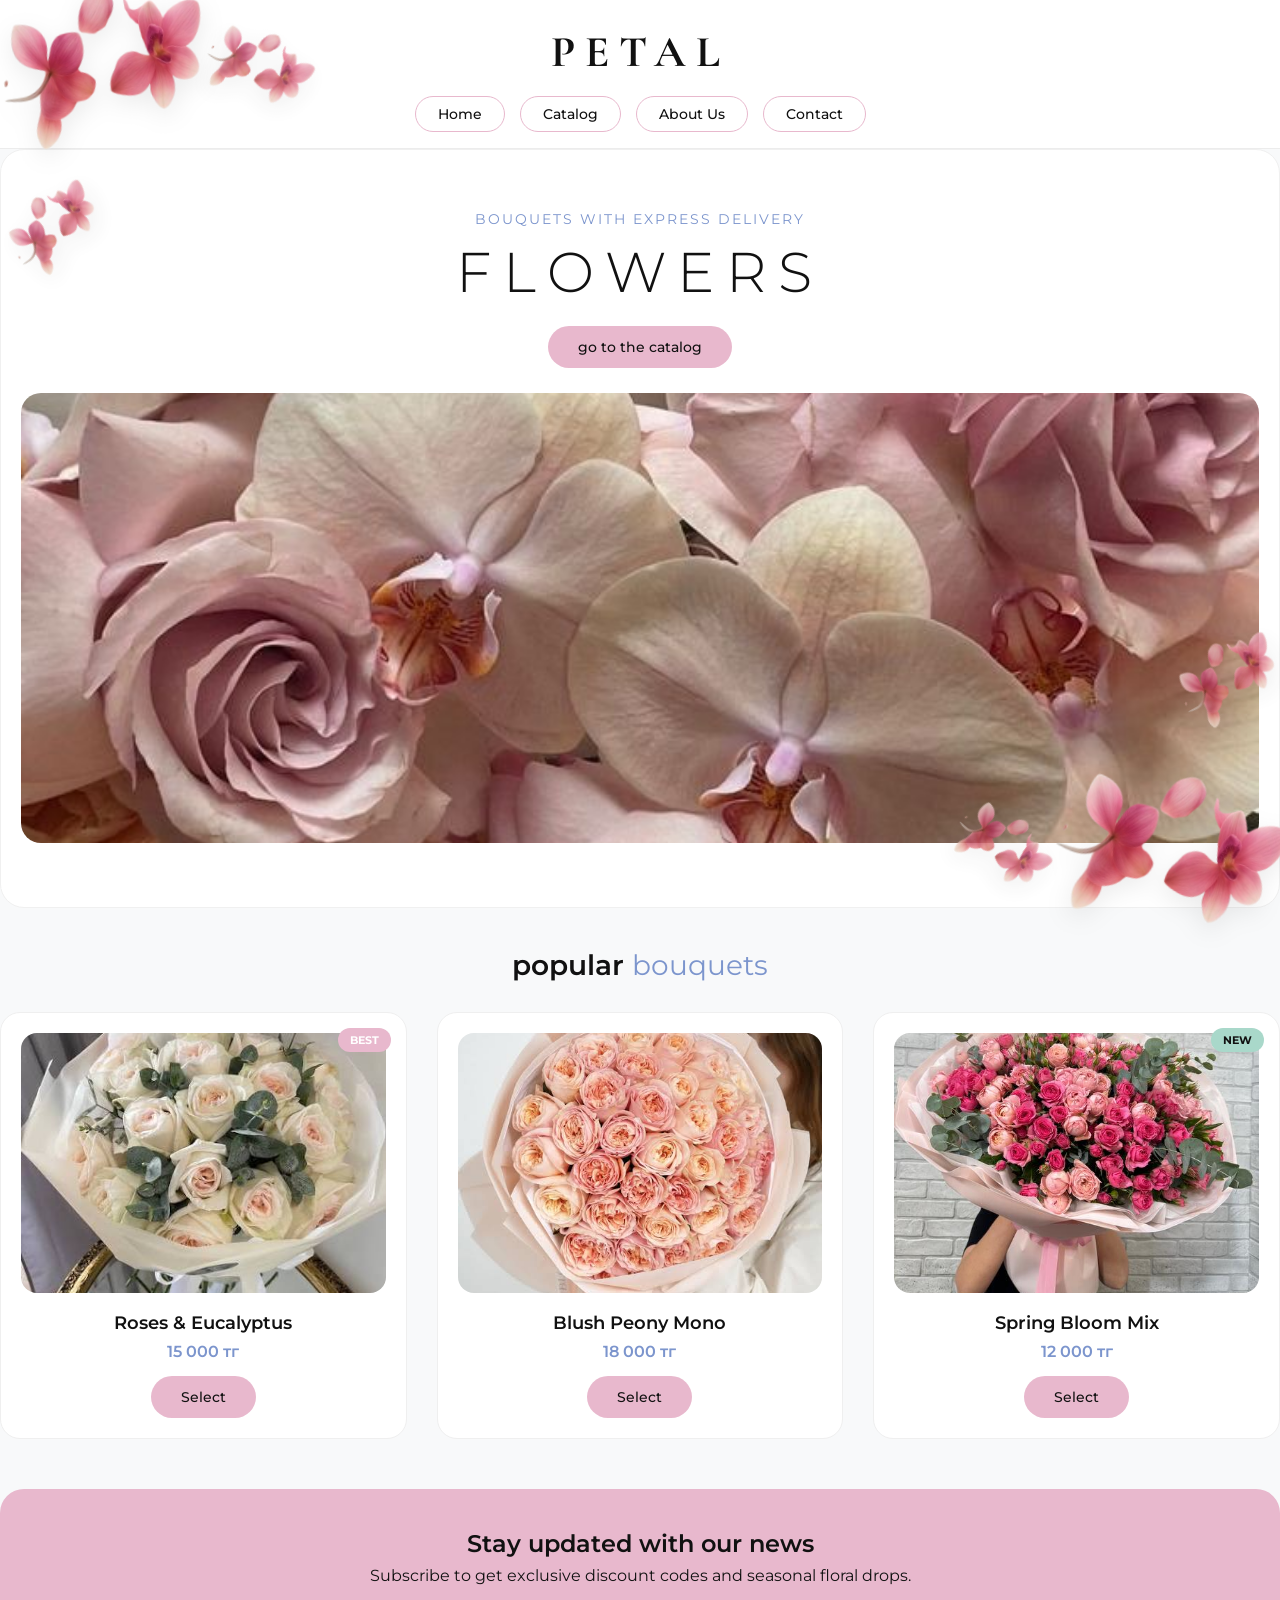
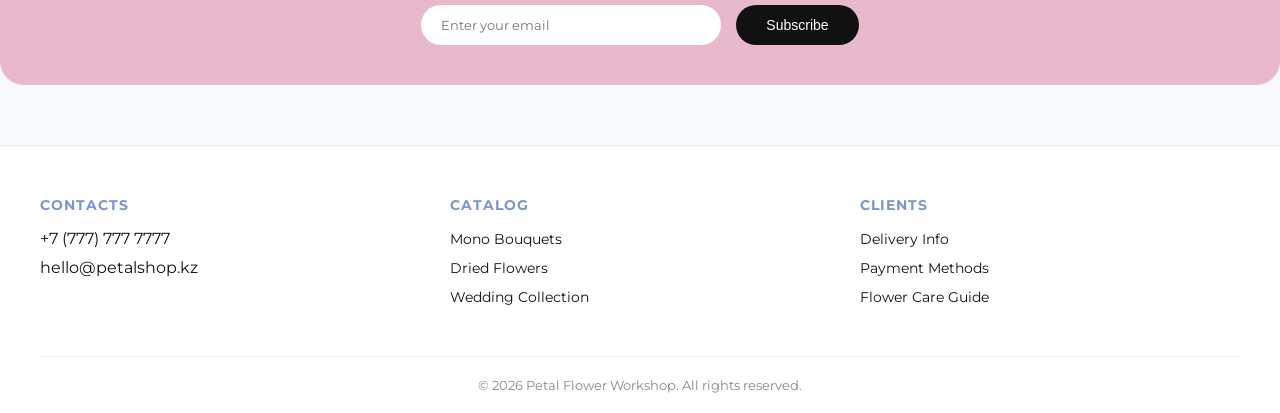
<file: flower_shop_website-main/index.html>
<!DOCTYPE html>
<html lang="en">
<head>
    <meta charset="UTF-8">
    <meta name="viewport" content="width=device-width, initial-scale=1.0">
    <title>Petal - Flower Workshop</title>
    <link rel="stylesheet" href="css/style.css">
</head>
<body>
    <img src="imeges/гүл.png" class="bg-flower bg-flower-tl-main" alt="Main Flower Top Left">
    <img src="imeges/гүл.png" class="bg-flower bg-flower-tl-sub1" alt="Sub Flower 1 Top Left">
    <img src="imeges/гүл.png" class="bg-flower bg-flower-tl-sub2" alt="Sub Flower 2 Top Left">

    <img src="imeges/гүл.png" class="bg-flower bg-flower-br-main" alt="Main Flower Bottom Right">
    <img src="imeges/гүл.png" class="bg-flower bg-flower-br-sub1" alt="Sub Flower 1 Bottom Right">
    <img src="imeges/гүл.png" class="bg-flower bg-flower-br-sub2" alt="Sub Flower 2 Bottom Right">

    <header>
        <div class="nav-container">
            <div class="logo">Petal</div>
            <nav>
                <ul class="nav-links">
                    <li><a href="index.html">Home</a></li>
                    <li><a href="catalog.html">Catalog</a></li>
                    <li><a href="about.html">About Us</a></li>
                    <li><a href="contact.html">Contact</a></li>
                </ul>
            </nav>
        </div>
    </header>

    <main>
        <section class="hero">
            <p class="hero-subtitle">Bouquets with express delivery</p>
            <h1 class="hero-title">FLOWERS</h1>
            <a href="catalog.html" class="btn-pill">go to the catalog</a>
            <img src="imeges/цветошки.jpg" alt="Floral Banner" class="hero-img">
        </section>

        <section style="margin-bottom: 50px;">
            <h2 style="font-size: 28px; text-align: center;">popular <span class="highlight">bouquets</span></h2>
            
            <div class="grid-catalog">
                <article class="card">
                    <span class="badge badge-best">BEST</span>
                    <img src="imeges/цветы7.jpg" alt="Roses">
                    <h3>Roses & Eucalyptus</h3>
                    <p class="price">15 000 тг</p>
                    <a href="catalog.html" class="btn-pill">Select</a>
                </article>

                <article class="card">
                    <img src="imeges/цветы8.jpg" alt="Peonies">
                    <h3>Blush Peony Mono</h3>
                    <p class="price">18 000 тг</p>
                    <a href="catalog.html" class="btn-pill">Select</a>
                </article>

                <article class="card">
                    <span class="badge badge-new">NEW</span>
                    <img src="imeges/цветы9.jpg" alt="Lavender">
                    <h3>Spring Bloom Mix</h3>
                    <p class="price">12 000 тг</p>
                    <a href="catalog.html" class="btn-pill">Select</a>
                </article>
            </div>
        </section>

        <section class="newsletter-section">
            <h2>Stay updated with our news</h2>
            <p style="margin-top: 8px;">Subscribe to get exclusive discount codes and seasonal floral drops.</p>
            <form class="newsletter-form" action="#">
                <input type="email" placeholder="Enter your email" required>
                <button type="submit" class="btn-pill" style="background-color: var(--text-black); color: white;">Subscribe</button>
            </form>
        </section>
    </main>

    <footer>
        <div class="footer-grid">
            <div class="footer-col">
                <h4>Contacts</h4>
                <ul>
                    <li>+7 (777) 777 7777</li>
                    <li>hello@petalshop.kz</li>
                </ul>
            </div>
            <div class="footer-col">
                <h4>Catalog</h4>
                <ul>
                    <li><a href="catalog.html">Mono Bouquets</a></li>
                    <li><a href="catalog.html">Dried Flowers</a></li>
                    <li><a href="catalog.html">Wedding Collection</a></li>
                </ul>
            </div>
            <div class="footer-col">
                <h4>Clients</h4>
                <ul>
                    <li><a href="#">Delivery Info</a></li>
                    <li><a href="#">Payment Methods</a></li>
                    <li><a href="#">Flower Care Guide</a></li>
                </ul>
            </div>
        </div>
        <div class="footer-bottom">
            <p>&copy; 2026 Petal Flower Workshop. All rights reserved.</p>
        </div>
    </footer>
</body>
</html>
</file>
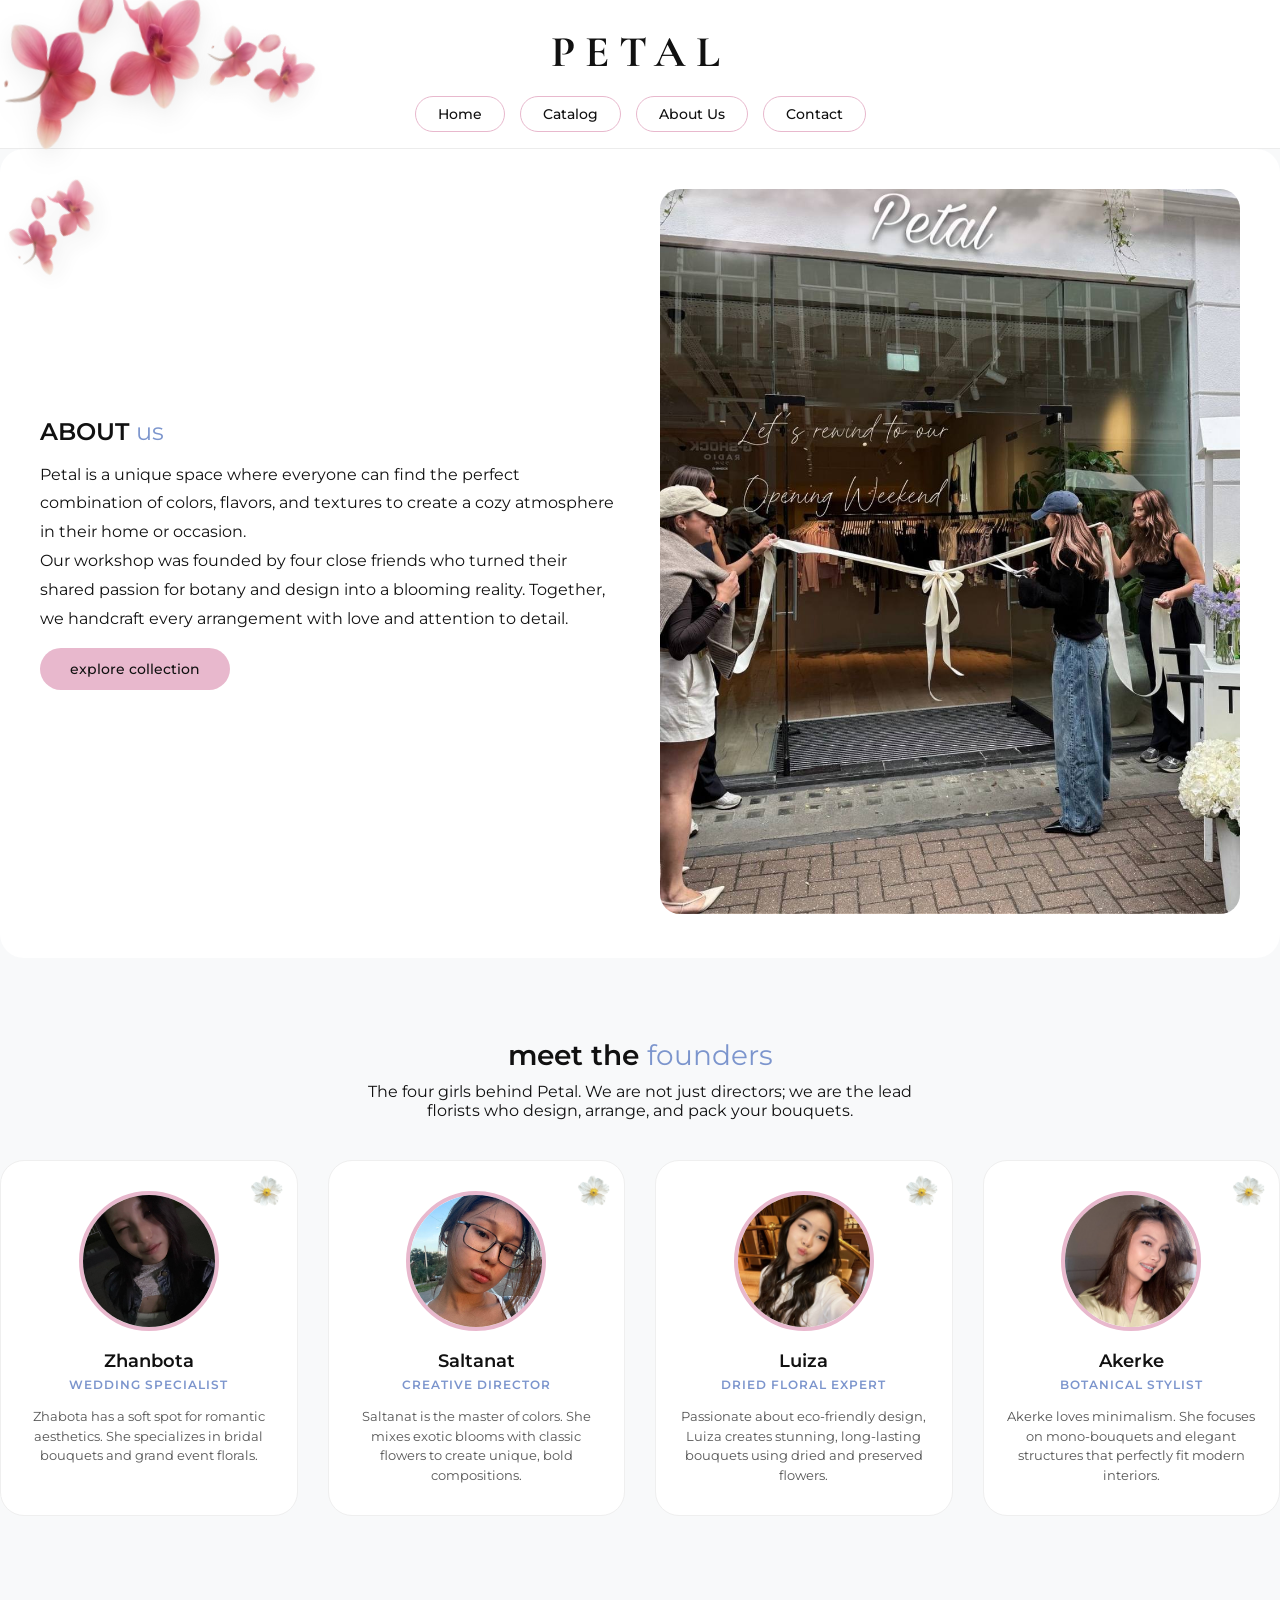
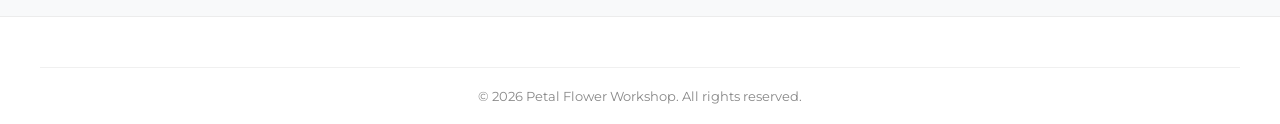
<file: flower_shop_website-main/about.html>
<!DOCTYPE html>
<html lang="en">
<head>
    <meta charset="UTF-8">
    <meta name="viewport" content="width=device-width, initial-scale=1.0">
    <title>About Us - Petal</title>
    <link rel="stylesheet" href="css/style.css">
</head>
<body>
    <!-- FIXED DECORATIVE FLOWERS -->
    <img src="imeges/гүл.png" class="bg-flower bg-flower-tl-main" alt="Main Flower Top Left">
    <img src="imeges/гүл.png" class="bg-flower bg-flower-tl-sub1" alt="Sub Flower 1 Top Left">
    <img src="imeges/гүл.png" class="bg-flower bg-flower-tl-sub2" alt="Sub Flower 2 Top Left">

    <header>
        <div class="nav-container">
            <div class="logo">Petal</div>
            <nav>
                <ul class="nav-links">
                    <li><a href="index.html">Home</a></li>
                    <li><a href="catalog.html">Catalog</a></li>
                    <li><a href="about.html">About Us</a></li>
                    <li><a href="contact.html">Contact</a></li>
                </ul>
            </nav>
        </div>
    </header>

    <main>
        <!-- Our Story Section -->
        <section class="about-grid">
            <div>
                <h2>ABOUT <span class="highlight">us</span></h2>
                <p style="margin-top: 15px; line-height: 1.8;">Petal is a unique space where everyone can find the perfect combination of colors, flavors, and textures to create a cozy atmosphere in their home or occasion.</p>
                <p style="line-height: 1.8;">Our workshop was founded by four close friends who turned their shared passion for botany and design into a blooming reality. Together, we handcraft every arrangement with love and attention to detail.</p>
                <a href="catalog.html" class="btn-pill" style="margin-top: 15px;">explore collection</a>
            </div>
            <div>
                <img src="imeges/біз.jpg" alt="Flower Workshop">
            </div>
        </section>

        <!-- The Founders & Florists Section -->
        <section style="margin-top: 80px; margin-bottom: 40px;">
            <h2 style="text-align: center; font-size: 28px;">meet the <span class="highlight">founders</span></h2>
            <p style="text-align: center; margin-top: 10px; max-width: 600px; margin-left: auto; margin-right: auto;">The four girls behind Petal. We are not just directors; we are the lead florists who design, arrange, and pack your bouquets.</p>
            
            <div class="team-grid">
                <!-- Founder 1 -->
                <article class="team-card">
                    <img src="imeges/фиксед.png" class="card-flower-deco" alt="Decorative Flower">
                    <img src="imeges/жанбота.jpg" alt="Zhanbota">
                    <h3>Zhanbota</h3>
                    <div class="team-role">Wedding Specialist</div>
                    <p>Zhabota has a soft spot for romantic aesthetics. She specializes in bridal bouquets and grand event florals.</p>
                </article>

                <!-- Founder 2 -->
                <article class="team-card">
                    <img src="imeges/фиксед.png" class="card-flower-deco" alt="Decorative Flower">
                    <img src="imeges/салтанат.jpg" alt="Saltanat">
                    <h3>Saltanat</h3>
                    <div class="team-role">Creative Director</div>
                    <p>Saltanat is the master of colors. She mixes exotic blooms with classic flowers to create unique, bold compositions.</p>
                </article>

                <!-- Founder 3 -->
                <article class="team-card">
                    <img src="imeges/фиксед.png" class="card-flower-deco" alt="Decorative Flower">
                    <img src="imeges/луиза.jpg" alt="Luiza">
                    <h3>Luiza</h3>
                    <div class="team-role">Dried Floral Expert</div>
                    <p>Passionate about eco-friendly design, Luiza creates stunning, long-lasting bouquets using dried and preserved flowers.</p>
                </article>

                <!-- Founder 4 -->
                <article class="team-card">
                    <img src="imeges/фиксед.png" class="card-flower-deco" alt="Decorative Flower">
                    <img src="imeges/ақерке.jpg" alt="Akerke">
                    <h3>Akerke</h3>
                    <div class="team-role">Botanical Stylist</div>
                    <p>Akerke loves minimalism. She focuses on mono-bouquets and elegant structures that perfectly fit modern interiors.</p>
                </article>
            </div>
        </section>
    </main>

    <footer>
        <div class="footer-bottom">
            <p>&copy; 2026 Petal Flower Workshop. All rights reserved.</p>
        </div>
    </footer>
</body>
</html>
</file>
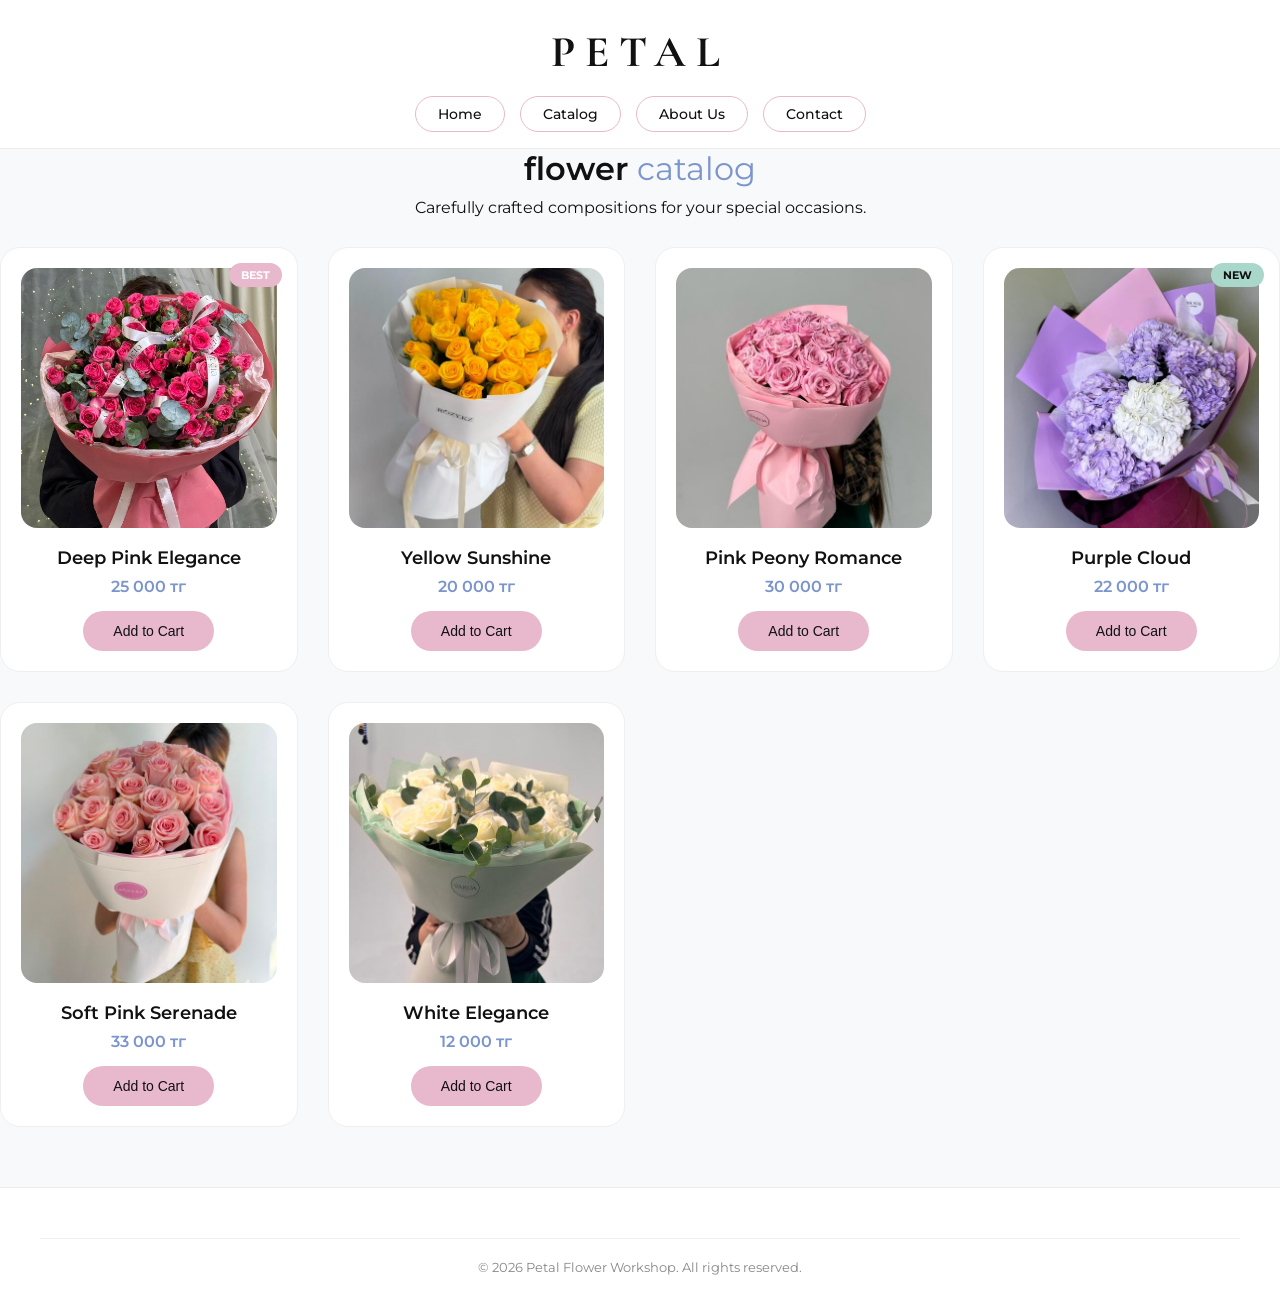
<file: flower_shop_website-main/catalog.html>
<!DOCTYPE html>
<html lang="en">
<head>
    <meta charset="UTF-8">
    <meta name="viewport" content="width=device-width, initial-scale=1.0">
    <title>Catalog - Petal</title>
    <link rel="stylesheet" href="css/style.css">
</head>
<body>
    <header>
        <div class="nav-container">
            <div class="logo">Petal</div>
            <nav>
                <ul class="nav-links">
                    <li><a href="index.html">Home</a></li>
                    <li><a href="catalog.html">Catalog</a></li>
                    <li><a href="about.html">About Us</a></li>
                    <li><a href="contact.html">Contact</a></li>
                </ul>
            </nav>
        </div>
    </header>

    <main>
        <h1 style="text-align: center; margin-bottom: 10px;">flower <span class="highlight">catalog</span></h1>
        <p style="text-align: center; margin-bottom: 30px;">Carefully crafted compositions for your special occasions.</p>

        <!-- 6 Item Grid -->
        <section class="grid-catalog">
            <article class="card">
                <span class="badge badge-best">BEST</span>
                <img src="imeges/цветы1.jpg" alt="Flower">
                <h3>Deep Pink Elegance</h3>
                <p class="price">25 000 тг</p>
                <button class="btn-pill">Add to Cart</button>
            </article>

            <article class="card">
                <img src="imeges/цветы2.jpg" alt="Flower">
                <h3>Yellow Sunshine</h3>
                <p class="price">20 000 тг</p>
                <button class="btn-pill">Add to Cart</button>
            </article>

            <article class="card">
                <img src="imeges/цветы3.jpg" alt="Flower">
                <h3>Pink Peony Romance</h3>
                <p class="price">30 000 тг</p>
                <button class="btn-pill">Add to Cart</button>
            </article>

            <article class="card">
                <span class="badge badge-new">NEW</span>
                <img src="imeges/цветы4.jpg" alt="Flower">
                <h3>Purple Cloud</h3>
                <p class="price">22 000 тг</p>
                <button class="btn-pill">Add to Cart</button>
            </article>

            <article class="card">
                <img src="imeges/цветы5.jpg" alt="Flower">
                <h3>Soft Pink Serenade</h3>
                <p class="price">33 000 тг</p>
                <button class="btn-pill">Add to Cart</button>
            </article>

            <article class="card">
                <img src="imeges/цветы6.jpg" alt="Flower">
                <h3>White Elegance</h3>
                <p class="price">12 000 тг</p>
                <button class="btn-pill">Add to Cart</button>
            </article>
        </section>
    </main>

    <footer>
        <div class="footer-bottom">
            <p>&copy; 2026 Petal Flower Workshop. All rights reserved.</p>
        </div>
    </footer>
</body>
</html>
</file>
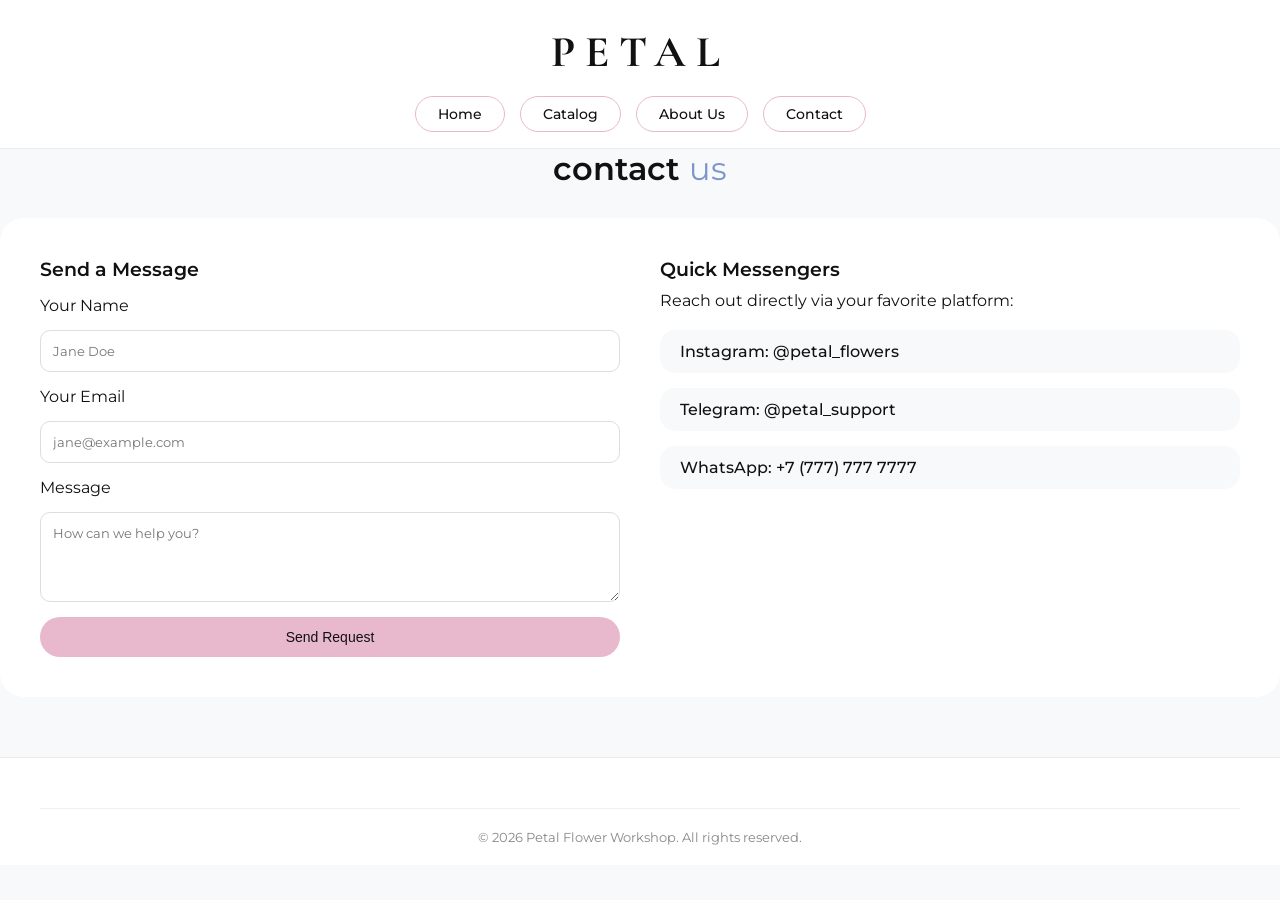
<file: flower_shop_website-main/contact.html>
<!DOCTYPE html>
<html lang="en">
<head>
    <meta charset="UTF-8">
    <meta name="viewport" content="width=device-width, initial-scale=1.0">
    <title>Contact Us - Petal</title>
    <link rel="stylesheet" href="css/style.css">
</head>
<body>
    <header>
        <div class="nav-container">
            <div class="logo">Petal</div>
            <nav>
                <ul class="nav-links">
                    <li><a href="index.html">Home</a></li>
                    <li><a href="catalog.html">Catalog</a></li>
                    <li><a href="about.html">About Us</a></li>
                    <li><a href="contact.html">Contact</a></li>
                </ul>
            </nav>
        </div>
    </header>

    <main>
        <h1 style="text-align: center; margin-bottom: 30px;">contact <span class="highlight">us</span></h1>

        <section class="contact-container">
            <form class="contact-form" action="#" method="POST">
                <h3>Send a Message</h3>
                <label for="name">Your Name</label>
                <input type="text" id="name" name="name" required placeholder="Jane Doe">

                <label for="email">Your Email</label>
                <input type="email" id="email" name="email" required placeholder="jane@example.com">

                <label for="message">Message</label>
                <textarea id="message" name="message" rows="4" required placeholder="How can we help you?"></textarea>

                <button type="submit" class="btn-pill">Send Request</button>
            </form>

            <div>
                <h3>Quick Messengers</h3>
                <p style="margin-top: 10px; margin-bottom: 20px;">Reach out directly via your favorite platform:</p>
                <ul class="messenger-list">
                    <li><a href="#">Instagram: @petal_flowers</a></li>
                    <li><a href="#">Telegram: @petal_support</a></li>
                    <li><a href="#"> WhatsApp: +7 (777) 777 7777</a></li>
                </ul>
            </div>
        </section>
    </main>

    <footer>
        <div class="footer-bottom">
            <p>&copy; 2026 Petal Flower Workshop. All rights reserved.</p>
        </div>
    </footer>
</body>
</html>
</file>
<file: flower_shop_website-main/css/style.css>
@import url('https://fonts.googleapis.com/css2?family=Cormorant+Garamond:wght@600;700&family=Montserrat:wght@300;400;500;600;700&display=swap');

:root {
    --periwinkle: #7C95CD;
    --soft-blue: #8FB1CE;
    --mint-green: #A9D8CA;
    --bg-light: #F8F9FA;
    --lilac-pink: #E8B8CD;
    --text-black: #111111;
    --white: #FFFFFF;
}

* {
    margin: 0;
    padding: 0;
    box-sizing: border-box;
}

body {
    font-family: 'Montserrat', sans-serif;
    background-color: var(--bg-light);
    color: var(--text-black);
    display: flex;
    flex-direction: column;
    min-height: 100vh;
}

.bg-flower {
    position: fixed;
    pointer-events: none;
    z-index: 100;
    filter: drop-shadow(0 8px 12px rgba(0,0,0,0.08));
}

.bg-flower-tl-main {
    top: -40px;
    left: -40px;
    width: 280px;
    transform: rotate(-10deg);
    z-index: 102;
}

.bg-flower-tl-sub1 {
    top: 15px;
    left: 190px;
    width: 140px;
    transform: rotate(25deg);
    opacity: 0.8;
    z-index: 101;
}

.bg-flower-tl-sub2 {
    top: 180px;
    left: -15px;
    width: 130px;
    transform: rotate(-40deg);
    opacity: 0.8;
    z-index: 101;
}

.bg-flower-br-main {
    bottom: -40px;
    right: -40px;
    width: 300px;
    transform: rotate(15deg);
    z-index: 102;
}

.bg-flower-br-sub1 {
    bottom: 180px;
    right: -15px;
    width: 140px;
    transform: rotate(-30deg);
    opacity: 0.8;
    z-index: 101;
}

.bg-flower-br-sub2 {
    bottom: 15px;
    right: 210px;
    width: 130px;
    transform: rotate(40deg);
    opacity: 0.8;
    z-index: 101;
}

@media (max-width: 768px) {
    .bg-flower-tl-main { width: 160px; top: -20px; left: -20px; }
    .bg-flower-tl-sub1 { width: 80px; top: 10px; left: 110px; }
    .bg-flower-tl-sub2 { width: 75px; top: 100px; left: -10px; }

    .bg-flower-br-main { width: 170px; bottom: -20px; right: -20px; }
    .bg-flower-br-sub1 { width: 85px; bottom: 110px; right: -10px; }
    .bg-flower-br-sub2 { width: 80px; bottom: 10px; right: 120px; }
}

header {
    background-color: var(--white);
    padding: 25px 40px;
    border-bottom: 1px solid #ECECEC;
}

.nav-container {
    display: flex;
    flex-direction: column;
    align-items: center;
    gap: 20px;
    max-width: 1200px;
    margin: 0 auto;
}

.logo {
    font-family: 'Cormorant Garamond', serif;
    font-size: 44px;
    font-weight: 700;
    letter-spacing: 10px;
    color: var(--text-black);
    text-transform: uppercase;
    text-decoration: none;
    text-align: center;
    display: block;
    margin-bottom: 5px;
    transition: all 0.3s ease;
}

.logo:hover {
    color: var(--periwinkle);
    transform: scale(1.02);
}

.nav-links {
    list-style: none;
    display: flex;
    gap: 15px;
    flex-wrap: wrap;
    justify-content: center;
}

.nav-links a {
    color: var(--text-black);
    text-decoration: none;
    font-weight: 500;
    font-size: 14px;
    padding: 8px 22px;
    border: 1.5px solid var(--lilac-pink);
    border-radius: 25px;
    background-color: var(--white);
    transition: all 0.3s ease;
}

.nav-links a:hover {
    background-color: var(--lilac-pink);
    color: var(--text-black);
    transform: translateY(-2px);
}

h1, h2, h3 {
    color: var(--text-black);
    font-weight: 600;
}

.highlight {
    color: var(--periwinkle);
    font-weight: 400;
}

.btn-pill {
    display: inline-block;
    background-color: var(--lilac-pink);
    color: var(--text-black);
    padding: 12px 30px;
    border-radius: 30px;
    text-decoration: none;
    font-weight: 500;
    font-size: 14px;
    border: none;
    cursor: pointer;
    transition: all 0.3s ease;
}

.btn-pill:hover {
    background-color: var(--periwinkle);
    color: var(--white);
    transform: translateY(-2px);
}

.hero {
    text-align: center;
    padding: 60px 20px;
    background-color: var(--white);
    border-radius: 24px;
    margin-bottom: 40px;
    border: 1px solid #F0F0F0;
}

.hero-subtitle {
    font-size: 14px;
    text-transform: uppercase;
    letter-spacing: 2px;
    color: var(--periwinkle);
    margin-bottom: 10px;
}

.hero-title {
    font-size: 56px;
    letter-spacing: 12px;
    margin-bottom: 20px;
    font-weight: 300;
}

.hero-img {
    width: 100%;
    max-height: 450px;
    object-fit: cover;
    border-radius: 20px;
    margin-top: 25px;
}

.badge {
    position: absolute;
    top: 15px;
    right: 15px;
    padding: 5px 12px;
    border-radius: 15px;
    font-size: 11px;
    font-weight: 700;
    color: var(--white);
}

.badge-best { background-color: var(--lilac-pink); }
.badge-new { background-color: var(--mint-green); color: var(--text-black); }

.grid-catalog {
    display: grid;
    grid-template-columns: repeat(auto-fit, minmax(280px, 1fr));
    gap: 30px;
    margin-top: 30px;
}

.card {
    position: relative;
    background-color: var(--white);
    border-radius: 20px;
    padding: 20px;
    text-align: center;
    border: 1px solid #EFEFEF;
    transition: transform 0.3s;
}

.card:hover {
    transform: translateY(-5px);
}

.card img {
    width: 100%;
    height: 260px;
    object-fit: cover;
    border-radius: 16px;
    margin-bottom: 15px;
}

.card h3 {
    font-size: 18px;
    margin-bottom: 8px;
}

.card .price {
    font-weight: 600;
    color: var(--periwinkle);
    margin-bottom: 15px;
}

.about-grid {
    display: grid;
    grid-template-columns: 1fr 1fr;
    gap: 40px;
    align-items: center;
    background-color: var(--white);
    padding: 40px;
    border-radius: 24px;
}

.about-grid img {
    width: 100%;
    border-radius: 20px;
}

.team-grid {
    display: grid;
    grid-template-columns: repeat(auto-fit, minmax(220px, 1fr));
    gap: 30px;
    margin-top: 40px;
}

.team-card {
    position: relative;
    background-color: var(--white);
    padding: 30px 20px;
    border-radius: 24px;
    text-align: center;
    border: 1px solid #EFEFEF;
    transition: transform 0.3s;
    overflow: hidden;
}

.team-card:hover {
    transform: translateY(-5px);
    box-shadow: 0 10px 20px rgba(0,0,0,0.05);
}

.card-flower-deco {
    position: absolute;
    top: 12px;
    right: 12px;
    width: 36px;
    height: 36px;
    object-fit: contain;
    opacity: 0.85;
    pointer-events: none;
}

.team-card img:not(.card-flower-deco) {
    width: 140px;
    height: 140px;
    border-radius: 50%;
    object-fit: cover;
    margin-bottom: 15px;
    border: 4px solid var(--lilac-pink);
}

.team-card h3 {
    font-size: 18px;
    margin-bottom: 5px;
}

.team-role {
    font-size: 12px;
    font-weight: 600;
    text-transform: uppercase;
    color: var(--periwinkle);
    margin-bottom: 15px;
    letter-spacing: 1px;
}

.team-card p {
    font-size: 13px;
    color: #555;
    line-height: 1.5;
}

.newsletter-section {
    background-color: var(--lilac-pink);
    padding: 40px;
    border-radius: 24px;
    text-align: center;
    margin-top: 50px;
}

.newsletter-form {
    display: flex;
    justify-content: center;
    gap: 15px;
    margin-top: 20px;
    flex-wrap: wrap;
}

.newsletter-form input {
    padding: 12px 20px;
    border-radius: 30px;
    border: none;
    width: 300px;
    outline: none;
    font-family: 'Montserrat', sans-serif;
}

.contact-container {
    display: grid;
    grid-template-columns: 1fr 1fr;
    gap: 40px;
    background: var(--white);
    padding: 40px;
    border-radius: 24px;
}

.contact-form {
    display: flex;
    flex-direction: column;
    gap: 15px;
}

.contact-form input, .contact-form textarea {
    padding: 12px;
    border: 1px solid #DDD;
    border-radius: 10px;
    font-family: 'Montserrat', sans-serif;
}

.messenger-list {
    list-style: none;
    display: flex;
    flex-direction: column;
    gap: 15px;
    margin-top: 20px;
}

.messenger-list a {
    display: block;
    padding: 12px 20px;
    background-color: var(--bg-light);
    border-radius: 15px;
    color: var(--text-black);
    text-decoration: none;
    font-weight: 500;
    transition: background 0.3s;
}

.messenger-list a:hover {
    background-color: var(--mint-green);
}

footer {
    background-color: var(--white);
    border-top: 1px solid #ECECEC;
    padding: 50px 40px 20px;
    margin-top: 60px;
}

.footer-grid {
    display: grid;
    grid-template-columns: repeat(auto-fit, minmax(180px, 1fr));
    gap: 30px;
    max-width: 1200px;
    margin: 0 auto;
    margin-bottom: 40px;
}

.footer-col h4 {
    font-size: 14px;
    text-transform: uppercase;
    letter-spacing: 1px;
    margin-bottom: 15px;
    color: var(--periwinkle);
}

.footer-col ul {
    list-style: none;
}

.footer-col ul li {
    margin-bottom: 10px;
}

.footer-col ul a {
    color: var(--text-black);
    text-decoration: none;
    font-size: 14px;
}

.footer-bottom {
    text-align: center;
    font-size: 13px;
    color: #888;
    border-top: 1px solid #F0F0F0;
    padding-top: 20px;
}

@media (max-width: 768px) {
    .nav-container { flex-direction: column; gap: 15px; }
    .about-grid, .contact-container { grid-template-columns: 1fr; }
    .hero-title { font-size: 36px; letter-spacing: 6px; }
    .bg-flower-1 { width: 200px; top: -20px; left: -20px; }
    .bg-flower-2 { width: 220px; bottom: -20px; right: -20px; }
}
</file>
